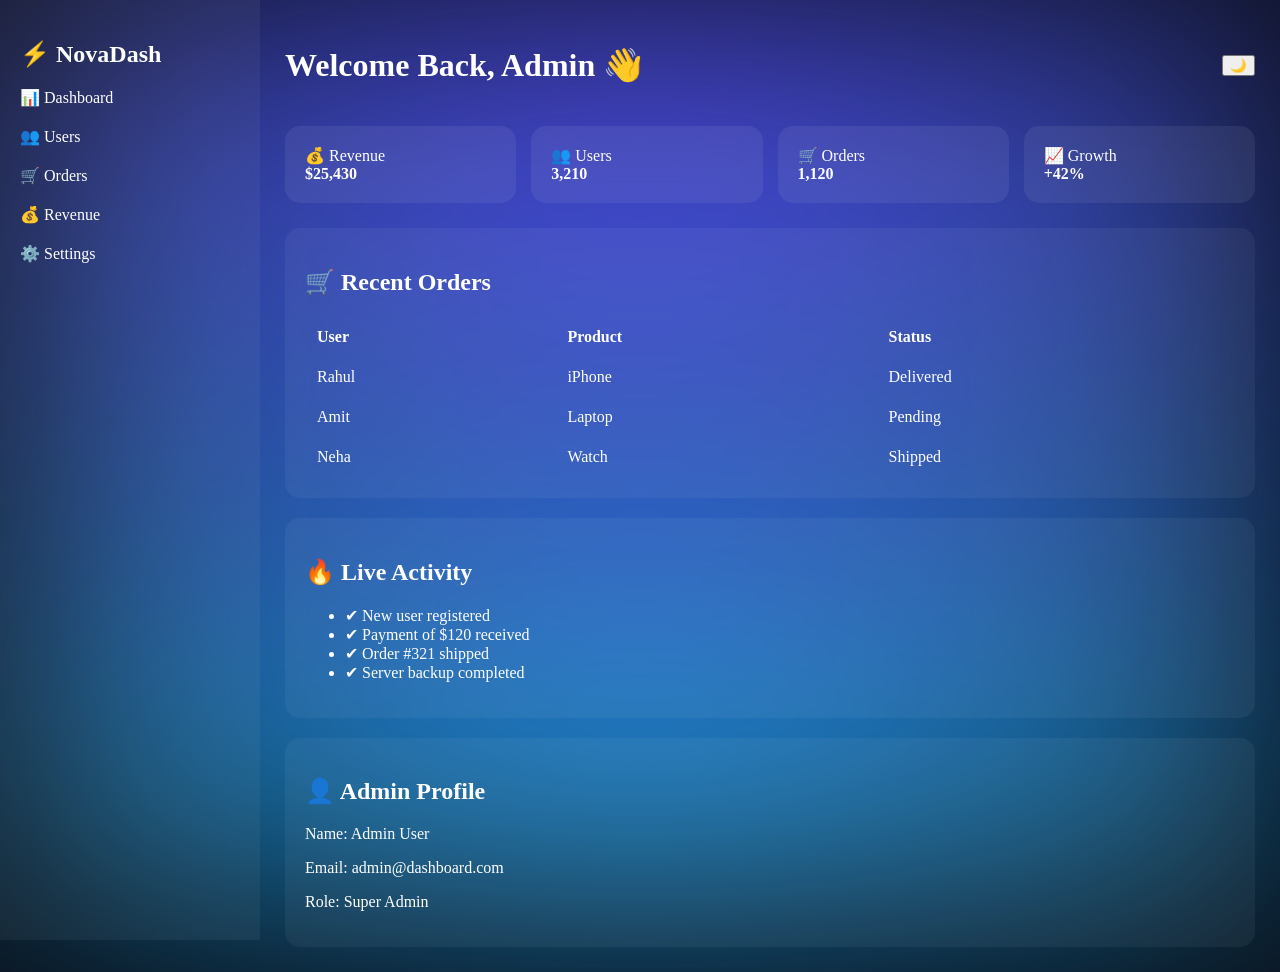
<file: index.html>
<!DOCTYPE html>
<html lang="en">
<head>
  <meta charset="UTF-8">
  <title>NovaDash Pro</title>
  <link rel="stylesheet" href="style.css">
</head>

<body>

<div class="bg"></div>

<div class="layout">

  <!-- SIDEBAR -->
  <aside class="sidebar">
    <h2>⚡ NovaDash</h2>
    <a href="#">📊 Dashboard</a>
    <a href="#">👥 Users</a>
    <a href="#">🛒 Orders</a>
    <a href="#">💰 Revenue</a>
    <a href="#">⚙️ Settings</a>
  </aside>

  <!-- MAIN -->
  <main>

    <header>
      <h1>Welcome Back, Admin 👋</h1>
      <button onclick="toggleTheme()">🌙</button>
    </header>

    <!-- CARDS -->
    <section class="cards">
      <div class="card">💰 Revenue<br><b>$25,430</b></div>
      <div class="card">👥 Users<br><b>3,210</b></div>
      <div class="card">🛒 Orders<br><b>1,120</b></div>
      <div class="card">📈 Growth<br><b>+42%</b></div>
    </section>

    <!-- TABLE -->
    <section class="table-box">
      <h2>🛒 Recent Orders</h2>
      <table>
        <tr><th>User</th><th>Product</th><th>Status</th></tr>
        <tr><td>Rahul</td><td>iPhone</td><td>Delivered</td></tr>
        <tr><td>Amit</td><td>Laptop</td><td>Pending</td></tr>
        <tr><td>Neha</td><td>Watch</td><td>Shipped</td></tr>
      </table>
    </section>

    <!-- ACTIVITY -->
    <section class="panel">
      <h2>🔥 Live Activity</h2>
      <ul>
        <li>✔ New user registered</li>
        <li>✔ Payment of $120 received</li>
        <li>✔ Order #321 shipped</li>
        <li>✔ Server backup completed</li>
      </ul>
    </section>

    <!-- PROFILE -->
    <section class="profile">
      <h2>👤 Admin Profile</h2>
      <p>Name: Admin User</p>
      <p>Email: admin@dashboard.com</p>
      <p>Role: Super Admin</p>
    </section>

  </main>

</div>

<script src="script.js"></script>
</body>
</html>
</file>
<file: style.css>
body {
  margin: 0;
  font-family: 'Segoe UI';
  background: #0b0f1a;
  color: white;
}

.bg {
  position: fixed;
  width: 100%;
  height: 100%;
  background: radial-gradient(circle at top, #4f46e5, transparent),
              radial-gradient(circle at bottom, #06b6d4, transparent);
  filter: blur(120px);
  z-index: -1;
}

.layout {
  display: flex;
}

.sidebar {
  width: 220px;
  height: 100vh;
  background: rgba(255,255,255,0.05);
  backdrop-filter: blur(20px);
  padding: 20px;
}

.sidebar a {
  display: block;
  margin: 20px 0;
  color: white;
  text-decoration: none;
}

main {
  flex: 1;
  padding: 25px;
}

header {
  display: flex;
  justify-content: space-between;
  align-items: center;
}

.cards {
  display: grid;
  grid-template-columns: repeat(4, 1fr);
  gap: 15px;
  margin-top: 20px;
}

.card {
  background: rgba(255,255,255,0.07);
  padding: 20px;
  border-radius: 15px;
  backdrop-filter: blur(10px);
}

.table-box {
  margin-top: 25px;
  background: rgba(255,255,255,0.05);
  padding: 20px;
  border-radius: 15px;
}

table {
  width: 100%;
  margin-top: 10px;
}

th, td {
  padding: 10px;
  text-align: left;
}

.panel, .profile {
  margin-top: 20px;
  background: rgba(255,255,255,0.05);
  padding: 20px;
  border-radius: 15px;
}
</file>
